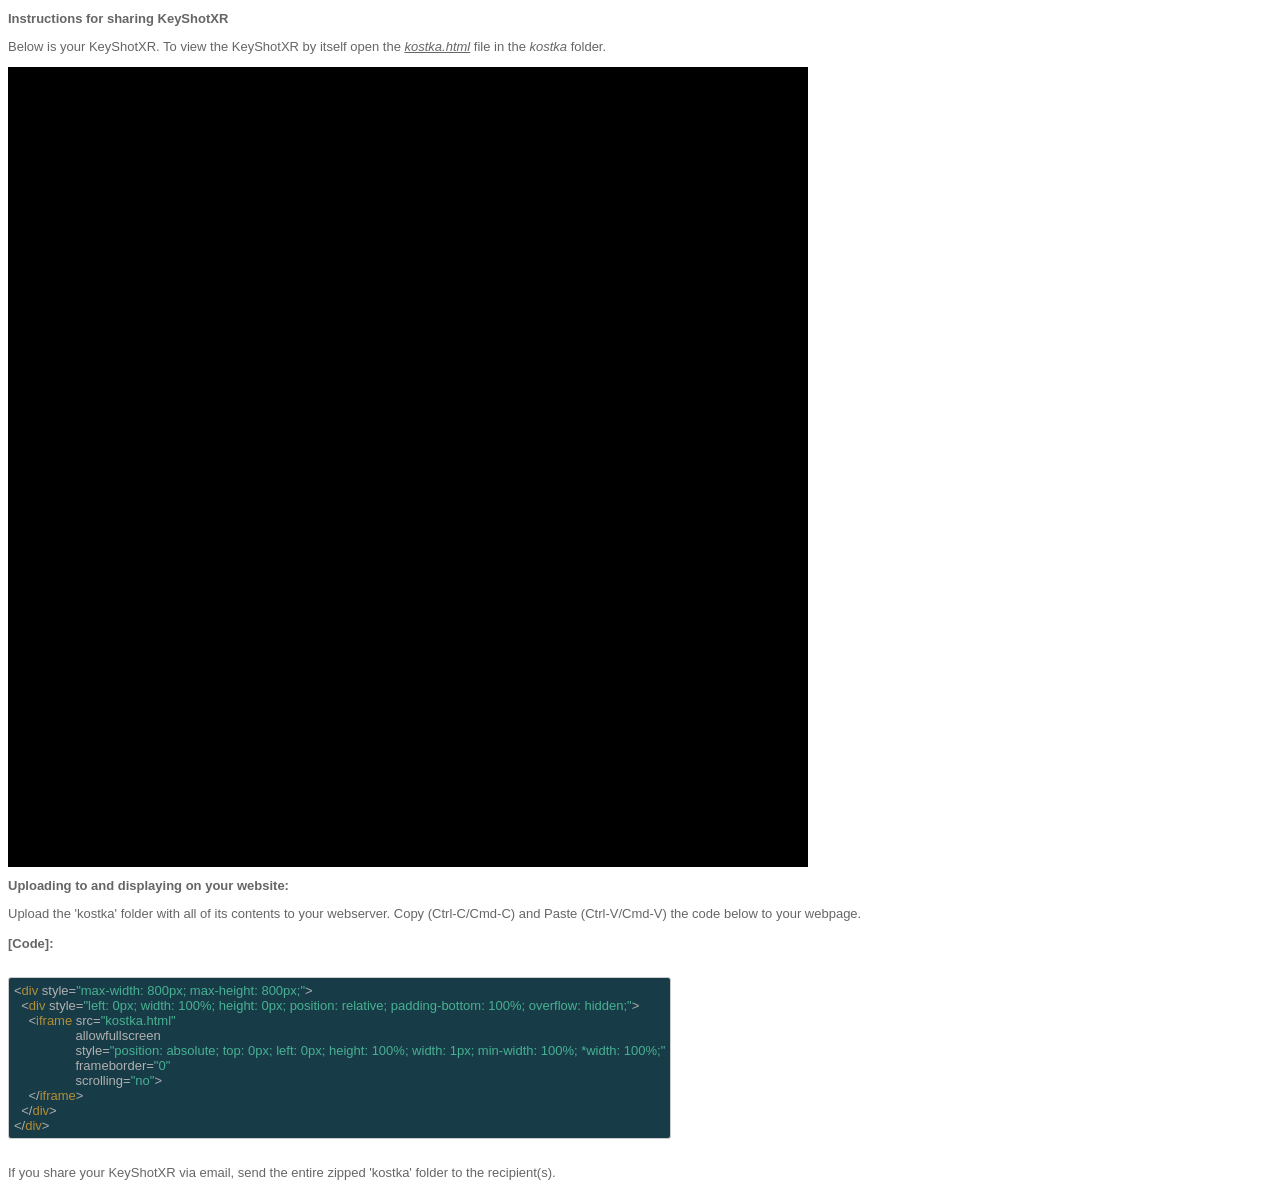
<file: src/kostka/instructions.html>
<!--
  KeyShotXR
  (c) Copyright 2012-2017 Luxion ApS - All Rights Reserved.

  Instructions for deploying KeyShotXR to a website and sharing via email.
-->

<!DOCTYPE html>
<html xmlns='http://www.w3.org/1999/xhtml'>
  <head>
    <meta http-equiv="Content-Type" content="text/html; charset=utf-8"/>
    <title>KeyShotXR instructions</title>
    <style>

      *, html, body {
        font-family: Helvetica, Arial, sans-serif;
        font-size: 13px;
        color: #666666;
      }

      .code {
        display: inline-block;
        padding: 5px;
        border: 1px solid #ccc;
        color: #B0B0B0;
        background-color: #173C47;
        border-radius: 3px;
      }

      .overlay {
        position: absolute;
        display: inline-block;
        width: 800px; /* same width as iframe below */
        height: 800px; /* same height as iframe below */
        pointer-events: none;
      }

      .c-tag {
        color: #B38D36;
      }

      .c-attribute {
        color: #48B093;
      }
    </style>
  </head>
  <body>
    <h2>Instructions for sharing KeyShotXR</h2>
    <p>Below is your KeyShotXR. To view the KeyShotXR by itself open the <i><a href="kostka.html">kostka.html</a></i> file in the <i>kostka</i> folder.</p>
    <div style="max-width: 800px; max-height: 800px;">
      <div class="overlay" id="overlay">&nbsp;</div>
      <div style="left: 0px; width: 100%; height: 0px; position: relative; padding-bottom: 100%; overflow: hidden;">
        <iframe src="kostka.html"
                allowfullscreen
                style="position: absolute; top: 0px; left: 0px; height: 100%; width: 1px; min-width: 100%; *width: 100%;"
                frameborder="0"
                scrolling="no">
        </iframe>
      </div>
    </div>
    <h2>Uploading to and displaying on your website:</h2>
    <p>Upload the 'kostka' folder with all of its contents to your webserver. Copy
    (Ctrl-C/Cmd-C) and Paste (Ctrl-V/Cmd-V) the code below to your webpage.
    <br>
    <br>
    <b>[Code]:</b>
    <pre class="code">&lt;<span class="c-tag">div</span> style=<span class="c-attribute">"max-width: 800px; max-height: 800px;"</span>&gt;
  &lt;<span class="c-tag">div</span> style=<span class="c-attribute">"left: 0px; width: 100%; height: 0px; position: relative; padding-bottom: 100%; overflow: hidden;"</span>&gt;
    &lt;<span class="c-tag">iframe</span> src=<span class="c-attribute">"kostka.html"</span>
                 allowfullscreen
                 style=<span class="c-attribute">"position: absolute; top: 0px; left: 0px; height: 100%; width: 1px; min-width: 100%; *width: 100%;"</span>
                 frameborder=<span class="c-attribute">"0"</span>
                 scrolling=<span class="c-attribute">"no"</span>&gt;
    &lt;/<span class="c-tag">iframe</span>&gt;
  &lt;/<span class="c-tag">div</span>&gt;
&lt;/<span class="c-tag">div</span>&gt;</pre>
    </p>
    <p>If you share your KeyShotXR via email, send the entire zipped 'kostka' folder
    to the recipient(s).</p>
   <script>
   // In cases where the mouse is in a drag state and dragged
   // outside of the iframe the event is still activated
   // when focusing back into the iframe. This will block the event until
   // the mouse activates the event.
   var blockEvent = true;
   if (blockEvent) {
     var overlay = document.getElementById("overlay");

     document.addEventListener("mousedown", function(e) {
       overlay.style.pointerEvents = "none";
     }, false);

     document.addEventListener("mouseup", function(e) {
       overlay.style.pointerEvents = "auto";
     }, false);
   }
   </script>
  </body>
</html>
</file>
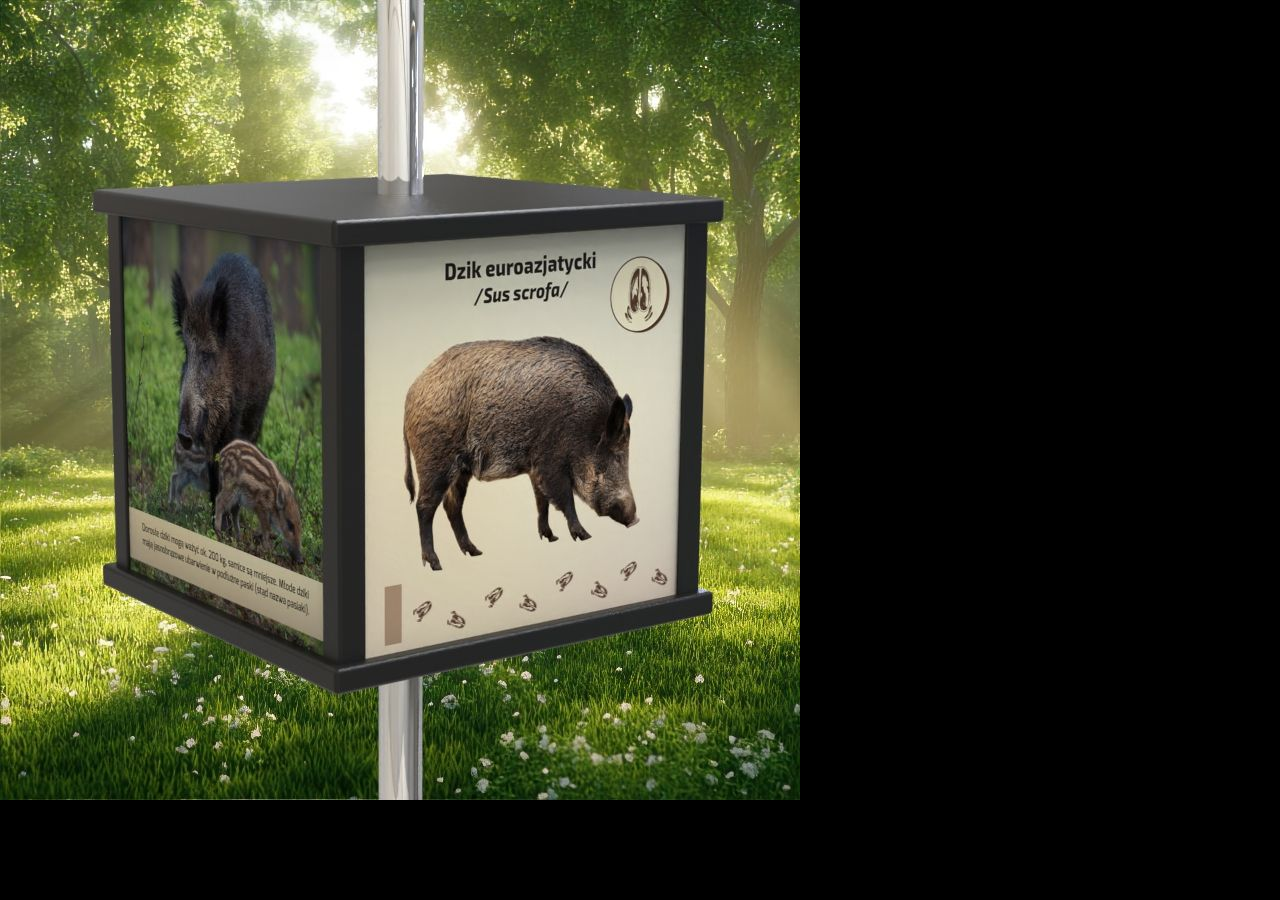
<file: src/kostka/kostka.html>
<!--
  KeyShotXR
  (c) Copyright 2012-2017 Luxion ApS - All Rights Reserved.
-->

<!DOCTYPE html>
<html xmlns='http://www.w3.org/1999/xhtml'>
  <head>
    <meta http-equiv="X-UA-Compatible" content="IE=Edge"/>
    <meta http-equiv="Content-Type" content="text/html; charset=utf-8"/>
    <meta name="viewport" content="width=device-width, initial-scale=1, maximum-scale=1">
    <title>KeyShotXR</title>
    <style type="text/css">
      body { -ms-touch-action: none; }
    </style>
    <script type="text/javascript" src="kostka/files/KeyShotXR.js"></script>
    <script type="text/javascript">
      var keyshotXR;

      function initKeyShotXR() {
        var nameOfDiv = "KeyShotXR";
        var folderName = "kostka";
        var viewPortWidth = 800;
        var viewPortHeight = 800;
        var backgroundColor = "#000000";
        var uCount = 60;
        var vCount = 1;
        var uWrap = true;
        var vWrap = false;
        var uMouseSensitivity = -0.166667;
        var vMouseSensitivity = 1;
        var uStartIndex = 30;
        var vStartIndex = 0;
        var minZoom = 1;
        var maxZoom = 1;
        var rotationDamping = 0.96;
        var downScaleToBrowser = true;
        var addDownScaleGUIButton = false;
        var downloadOnInteraction = false;
        var imageExtension = "jpg";
        var showLoading = true;
        var loadingIcon = "ks_logo.png"; // Set to empty string for default icon.
        var allowFullscreen = true; // Double-click in desktop browsers for fullscreen.
        var uReverse = false;
        var vReverse = false;
        var hotspots = {};
        var isIBooksWidget = false;
        
        keyshotXR = new keyshotXR(nameOfDiv,folderName,viewPortWidth,viewPortHeight,backgroundColor,uCount,vCount,uWrap,vWrap,uMouseSensitivity,vMouseSensitivity,uStartIndex,vStartIndex,minZoom,maxZoom,rotationDamping,downScaleToBrowser,addDownScaleGUIButton,downloadOnInteraction,imageExtension,showLoading,loadingIcon,allowFullscreen,uReverse,vReverse,hotspots,isIBooksWidget);
      }

      window.onload = initKeyShotXR;
    </script>
  </head>
  <body oncontextmenu="return false;">
    <div id="KeyShotXR"></div>
  </body>
</html>
</file>
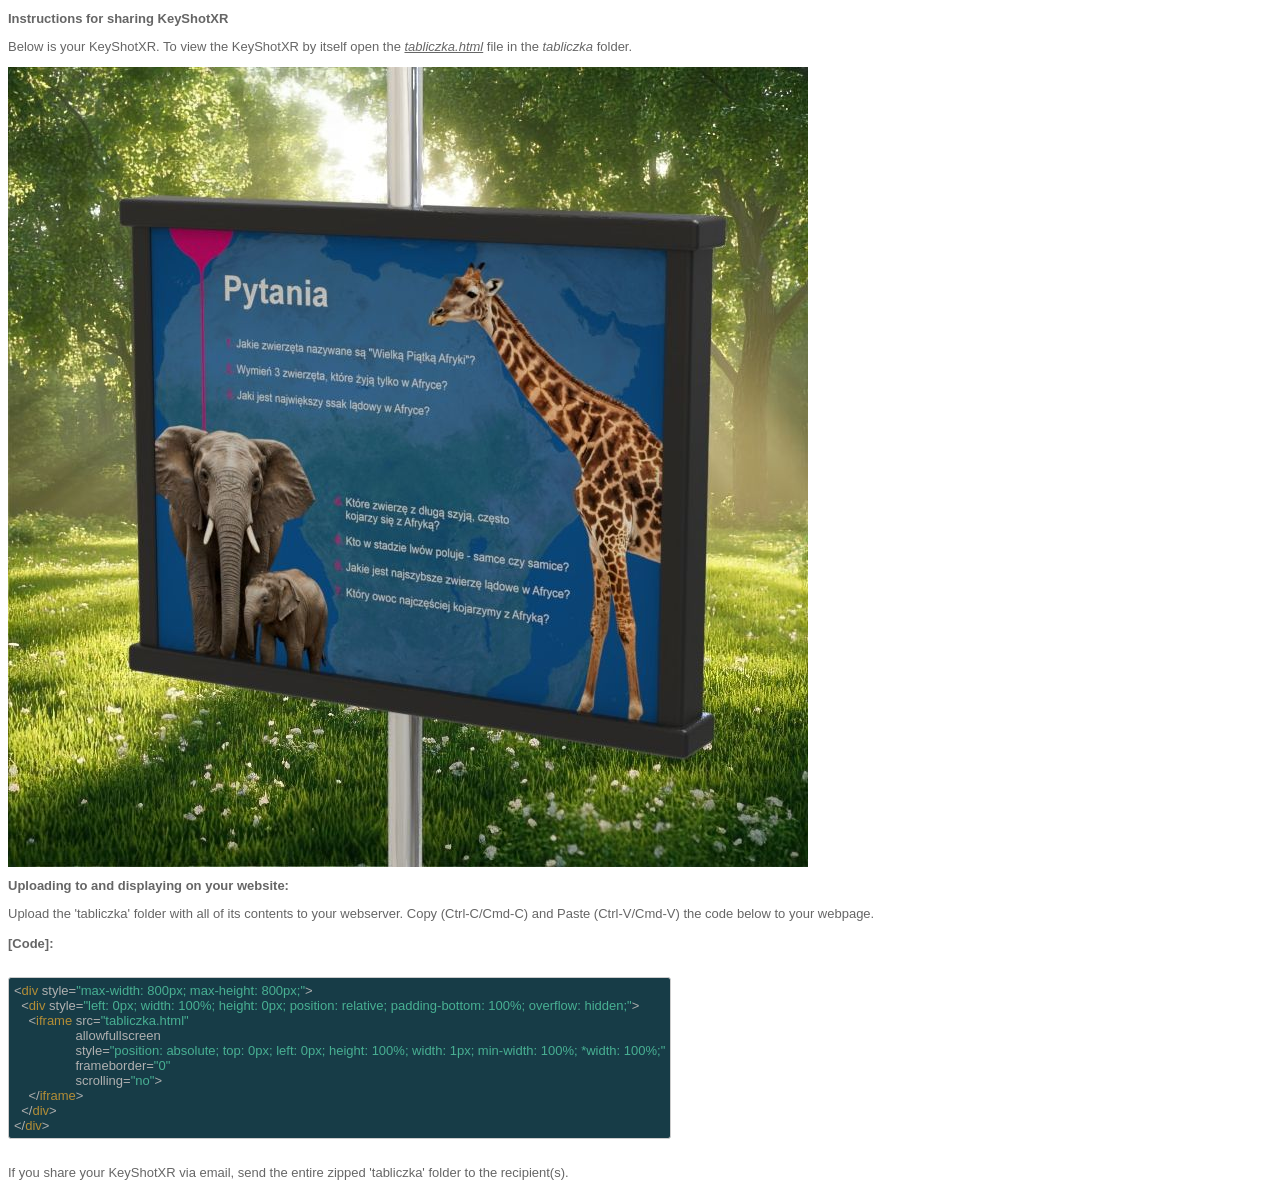
<file: src/tabliczka/instructions.html>
<!--
  KeyShotXR
  (c) Copyright 2012-2017 Luxion ApS - All Rights Reserved.

  Instructions for deploying KeyShotXR to a website and sharing via email.
-->

<!DOCTYPE html>
<html xmlns='http://www.w3.org/1999/xhtml'>
  <head>
    <meta http-equiv="Content-Type" content="text/html; charset=utf-8"/>
    <title>KeyShotXR instructions</title>
    <style>

      *, html, body {
        font-family: Helvetica, Arial, sans-serif;
        font-size: 13px;
        color: #666666;
      }

      .code {
        display: inline-block;
        padding: 5px;
        border: 1px solid #ccc;
        color: #B0B0B0;
        background-color: #173C47;
        border-radius: 3px;
      }

      .overlay {
        position: absolute;
        display: inline-block;
        width: 800px; /* same width as iframe below */
        height: 800px; /* same height as iframe below */
        pointer-events: none;
      }

      .c-tag {
        color: #B38D36;
      }

      .c-attribute {
        color: #48B093;
      }
    </style>
  </head>
  <body>
    <h2>Instructions for sharing KeyShotXR</h2>
    <p>Below is your KeyShotXR. To view the KeyShotXR by itself open the <i><a href="tabliczka.html">tabliczka.html</a></i> file in the <i>tabliczka</i> folder.</p>
    <div style="max-width: 800px; max-height: 800px;">
      <div class="overlay" id="overlay">&nbsp;</div>
      <div style="left: 0px; width: 100%; height: 0px; position: relative; padding-bottom: 100%; overflow: hidden;">
        <iframe src="tabliczka.html"
                allowfullscreen
                style="position: absolute; top: 0px; left: 0px; height: 100%; width: 1px; min-width: 100%; *width: 100%;"
                frameborder="0"
                scrolling="no">
        </iframe>
      </div>
    </div>
    <h2>Uploading to and displaying on your website:</h2>
    <p>Upload the 'tabliczka' folder with all of its contents to your webserver. Copy
    (Ctrl-C/Cmd-C) and Paste (Ctrl-V/Cmd-V) the code below to your webpage.
    <br>
    <br>
    <b>[Code]:</b>
    <pre class="code">&lt;<span class="c-tag">div</span> style=<span class="c-attribute">"max-width: 800px; max-height: 800px;"</span>&gt;
  &lt;<span class="c-tag">div</span> style=<span class="c-attribute">"left: 0px; width: 100%; height: 0px; position: relative; padding-bottom: 100%; overflow: hidden;"</span>&gt;
    &lt;<span class="c-tag">iframe</span> src=<span class="c-attribute">"tabliczka.html"</span>
                 allowfullscreen
                 style=<span class="c-attribute">"position: absolute; top: 0px; left: 0px; height: 100%; width: 1px; min-width: 100%; *width: 100%;"</span>
                 frameborder=<span class="c-attribute">"0"</span>
                 scrolling=<span class="c-attribute">"no"</span>&gt;
    &lt;/<span class="c-tag">iframe</span>&gt;
  &lt;/<span class="c-tag">div</span>&gt;
&lt;/<span class="c-tag">div</span>&gt;</pre>
    </p>
    <p>If you share your KeyShotXR via email, send the entire zipped 'tabliczka' folder
    to the recipient(s).</p>
   <script>
   // In cases where the mouse is in a drag state and dragged
   // outside of the iframe the event is still activated
   // when focusing back into the iframe. This will block the event until
   // the mouse activates the event.
   var blockEvent = true;
   if (blockEvent) {
     var overlay = document.getElementById("overlay");

     document.addEventListener("mousedown", function(e) {
       overlay.style.pointerEvents = "none";
     }, false);

     document.addEventListener("mouseup", function(e) {
       overlay.style.pointerEvents = "auto";
     }, false);
   }
   </script>
  </body>
</html>
</file>
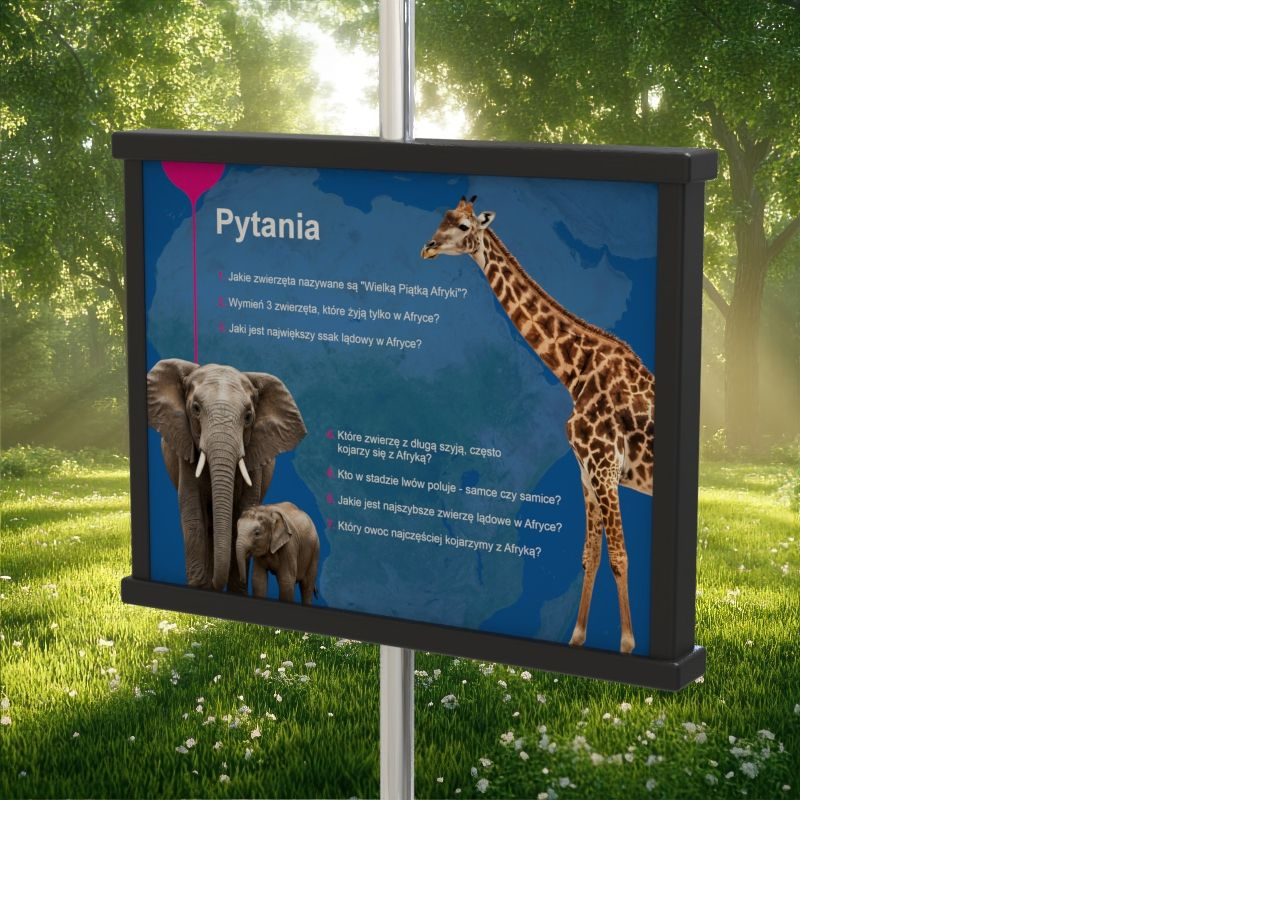
<file: src/tabliczka/tabliczka.html>
<!--
  KeyShotXR
  (c) Copyright 2012-2017 Luxion ApS - All Rights Reserved.
-->

<!DOCTYPE html>
<html xmlns='http://www.w3.org/1999/xhtml'>
  <head>
    <meta http-equiv="X-UA-Compatible" content="IE=Edge"/>
    <meta http-equiv="Content-Type" content="text/html; charset=utf-8"/>
    <meta name="viewport" content="width=device-width, initial-scale=1, maximum-scale=1">
    <title>KeyShotXR</title>
    <style type="text/css">
      body { -ms-touch-action: none; }
    </style>
    <script type="text/javascript" src="tabliczka/files/KeyShotXR.js"></script>
    <script type="text/javascript">
      var keyshotXR;

      function initKeyShotXR() {
        var nameOfDiv = "KeyShotXR";
        var folderName = "tabliczka";
        var viewPortWidth = 800;
        var viewPortHeight = 800;
        var backgroundColor = "#FFFFFF";
        var uCount = 60;
        var vCount = 1;
        var uWrap = true;
        var vWrap = false;
        var uMouseSensitivity = -0.166667;
        var vMouseSensitivity = 1;
        var uStartIndex = 30;
        var vStartIndex = 0;
        var minZoom = 1;
        var maxZoom = 1;
        var rotationDamping = 0.96;
        var downScaleToBrowser = true;
        var addDownScaleGUIButton = false;
        var downloadOnInteraction = false;
        var imageExtension = "jpg";
        var showLoading = true;
        var loadingIcon = "ks_logo.png"; // Set to empty string for default icon.
        var allowFullscreen = true; // Double-click in desktop browsers for fullscreen.
        var uReverse = false;
        var vReverse = false;
        var hotspots = {};
        var isIBooksWidget = false;
        
        keyshotXR = new keyshotXR(nameOfDiv,folderName,viewPortWidth,viewPortHeight,backgroundColor,uCount,vCount,uWrap,vWrap,uMouseSensitivity,vMouseSensitivity,uStartIndex,vStartIndex,minZoom,maxZoom,rotationDamping,downScaleToBrowser,addDownScaleGUIButton,downloadOnInteraction,imageExtension,showLoading,loadingIcon,allowFullscreen,uReverse,vReverse,hotspots,isIBooksWidget);
      }

      window.onload = initKeyShotXR;
    </script>
  </head>
  <body oncontextmenu="return false;">
    <div id="KeyShotXR"></div>
  </body>
</html>
</file>
